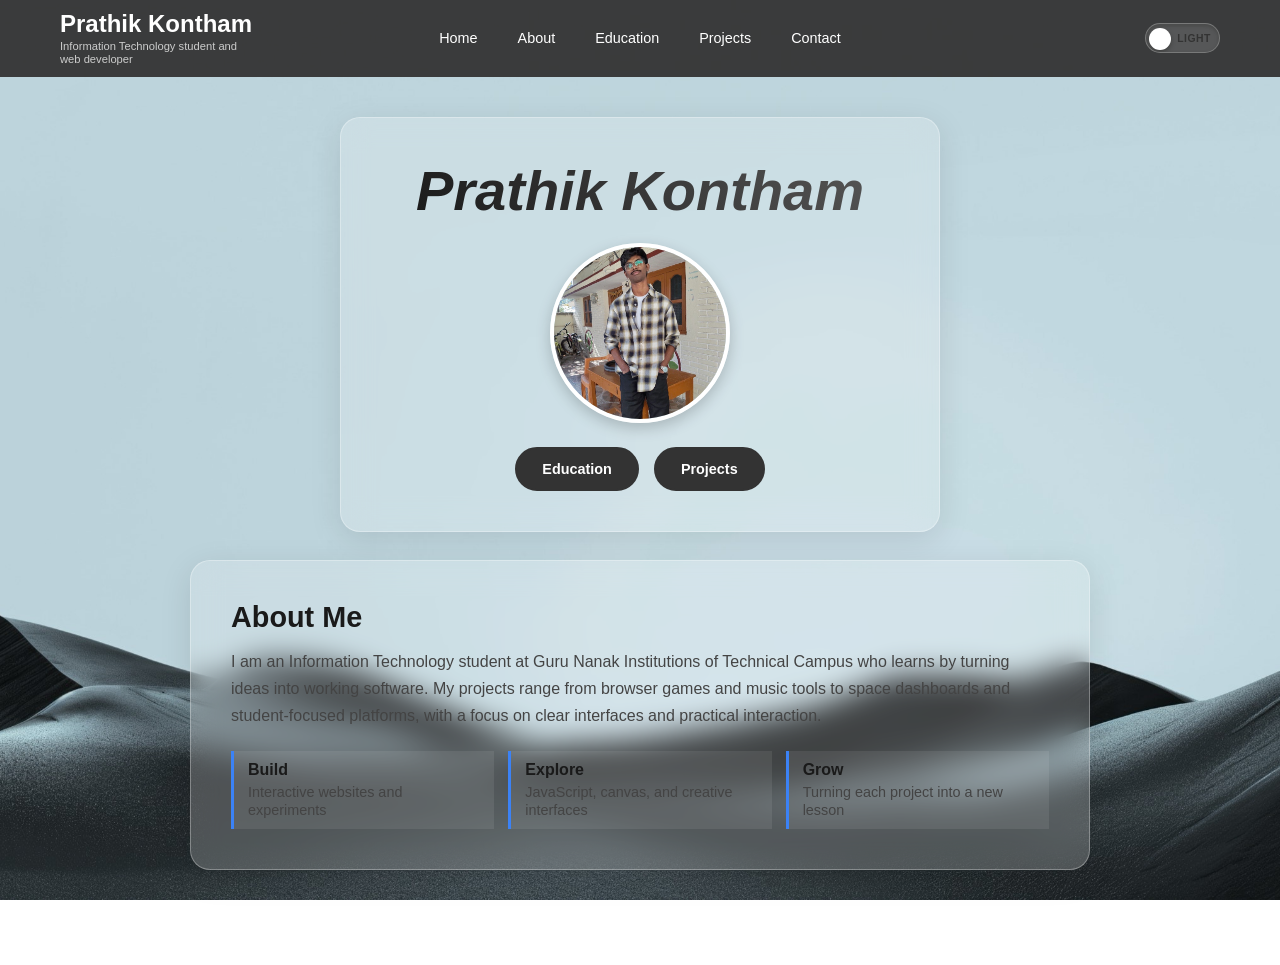
<file: index.html>
<!DOCTYPE html>
<html lang="en">

<head>
    <meta charset="UTF-8">
    <meta name="viewport" content="width=device-width, initial-scale=1.0">
    <meta name="description" content="Prathik Kontham is an Information Technology student building interactive web applications, games, and creative digital experiences.">
    <meta name="keywords" content="prathiks portfolio, kontham prathik, prathik konthams portfolio, prathik portfolio, software developer, web developer, portfolio">
    <meta name="author" content="Kontham Prathik">
    <meta property="og:title" content="Prathik Kontham | Personal Portfolio">
    <meta property="og:description" content="Prathik Kontham is an Information Technology student building interactive web applications, games, and creative digital experiences.">
    <meta property="og:url" content="https://portfolio.prathik.me/">
    <meta property="og:type" content="website">
    <title>Prathik Kontham | Portfolio</title>
    <link rel="stylesheet" href="theme.css">
    <style>
        /* Global Styles */
        * {
            margin: 0;
            padding: 0;
            box-sizing: border-box;
            font-family: 'Lucida Sans', 'Lucida Grande', sans-serif;
        }

        html,
        body {
            overflow-x: hidden;
            /* Prevent horizontal scrolling on mobile */
        }

        body {
            background-image: var(--bg-image);
            background-size: cover;
            background-attachment: fixed;
            background-position: center;
            color: var(--text-primary);
            min-height: 100vh;
            display: flex;
            flex-direction: column;
            overflow-x: hidden;
            /* Prevent horizontal scroll during animations */
        }

        /* --- Keyframe Animations --- */
        @keyframes fadeUp {
            0% {
                opacity: 0;
                transform: translateY(30px);
            }

            100% {
                opacity: 1;
                transform: translateY(0);
            }
        }

        @keyframes pulseGlow {
            0% {
                box-shadow: 0 0 10px rgba(59, 130, 246, 0.2);
            }

            50% {
                box-shadow: 0 0 20px rgba(59, 130, 246, 0.6);
            }

            100% {
                box-shadow: 0 0 10px rgba(59, 130, 246, 0.2);
            }
        }

        @keyframes float {
            0% {
                transform: translateY(0px);
            }

            50% {
                transform: translateY(-10px);
            }

            100% {
                transform: translateY(0px);
            }
        }

        .animate-up {
            opacity: 0;
            animation: fadeUp 0.8s cubic-bezier(0.16, 1, 0.3, 1) forwards;
        }

        /* Staggered animation delays */
        .delay-1 {
            animation-delay: 0.1s;
        }

        .delay-2 {
            animation-delay: 0.3s;
        }

        .delay-3 {
            animation-delay: 0.5s;
        }

        .delay-4 {
            animation-delay: 0.7s;
        }

        /* --- Navigation Styles --- */
        .my-custom-nav {
            background: var(--nav-bg);
            color: white;
            position: sticky;
            top: 0;
            width: 100%;
            z-index: 1000;
            padding: 10px 0;
        }

        .nav-container {
            display: flex;
            justify-content: space-between;
            align-items: center;
            max-width: 1200px;
            margin: 0 auto;
            padding: 0 20px;
            position: relative;
        }

        .logo-box {
            display: flex;
            flex-direction: column;
            z-index: 2;
        }

        .logo {
            font-size: 1.5rem;
            font-weight: bold;
        }

        .nav-tagline {
            font-size: 0.7rem;
            color: #ccc;
            margin-top: 2px;
            max-width: 200px;
            line-height: 1.2;
        }

        .nav-links {
            display: flex;
            list-style: none;
            position: absolute;
            left: 50%;
            transform: translateX(-50%);
        }

        .nav-links li a {
            color: white;
            text-decoration: none;
            padding: 10px 20px;
            transition: color 0.3s ease;
            font-size: 0.9rem;
            position: relative;
        }

        /* Animated Underline for Nav */
        .nav-links li a::after {
            content: '';
            position: absolute;
            width: 0;
            height: 2px;
            bottom: 5px;
            left: 50%;
            background-color: var(--accent);
            transition: all 0.3s ease;
            transform: translateX(-50%);
        }

        .nav-links li a:hover {
            color: var(--accent);
        }

        .nav-links li a:hover::after {
            width: calc(100% - 40px);
        }

        /* --- Main Content --- */
        .main-wrapper {
            flex: 1;
            display: flex;
            flex-direction: column;
            align-items: center;
            justify-content: center;
            padding: 40px 20px;
        }

        .glass-card {
            background: var(--card-bg);
            backdrop-filter: blur(15px);
            -webkit-backdrop-filter: blur(15px);
            border: 1px solid var(--card-border);
            padding: 40px;
            border-radius: 20px;
            text-align: center;
            box-shadow: 0 8px 32px var(--glass-shadow);
            max-width: 600px;
            width: 100%;
            transition: transform 0.4s ease, box-shadow 0.4s ease;
        }

        .glass-card:hover {
            transform: translateY(-5px);
            box-shadow: 0 15px 40px var(--glass-shadow-hover);
        }

        h1.main-name {
            font-style: italic;
            font-size: 3.5rem;
            margin-bottom: 20px;
            color: var(--heading-color);
            background: linear-gradient(45deg, var(--heading-color), #555);
            background-clip: text;
            /* standard property added */
            -webkit-background-clip: text;
            -webkit-text-fill-color: transparent;
            display: inline-block;
        }

        .rounded-corners {
            width: 180px;
            height: 180px;
            aspect-ratio: 1 / 1;
            max-width: 100%;
            border-radius: 50%;
            object-fit: cover;
            border: 4px solid white;
            margin-bottom: 20px;
            transition: transform 0.4s cubic-bezier(0.175, 0.885, 0.32, 1.275);
            animation: float 6s ease-in-out infinite;
            box-shadow: 0 5px 15px rgba(0, 0, 0, 0.2);
        }

        .rounded-corners:hover {
            transform: scale(1.1) rotate(5deg);
            animation-play-state: paused;
        }

        .about-card {
            max-width: 900px;
            margin-top: 28px;
            text-align: left;
        }

        .about-card h2 {
            margin-bottom: 14px;
            color: var(--heading-color);
            font-size: 1.8rem;
        }

        .about-card p {
            color: var(--text-secondary);
            line-height: 1.7;
            margin-bottom: 22px;
        }

        .about-focus {
            display: grid;
            grid-template-columns: repeat(3, 1fr);
            gap: 14px;
        }

        .about-focus-item {
            border-left: 3px solid var(--accent);
            padding: 10px 14px;
            background: rgba(255, 255, 255, 0.08);
        }

        .about-focus-item strong {
            display: block;
            color: var(--heading-color);
            margin-bottom: 4px;
        }

        .about-focus-item span {
            color: var(--text-secondary);
            font-size: 0.9rem;
        }

        /* --- Button Styles --- */
        .button-group {
            display: flex;
            gap: 15px;
            justify-content: center;
            flex-wrap: wrap;
        }

        .btn {
            text-decoration: none;
            background: var(--btn-bg);
            color: var(--btn-text);
            padding: 12px 25px;
            border-radius: 50px;
            font-size: 0.9rem;
            font-weight: bold;
            transition: all 0.3s cubic-bezier(0.25, 0.8, 0.25, 1);
            border: 2px solid var(--btn-bg);
            display: inline-block;
            touch-action: manipulation;
            /* Remove 300ms tap delay on mobile */
        }

        .btn:hover {
            background: transparent;
            color: var(--btn-text);
            transform: translateY(-3px);
            box-shadow: 0 10px 20px rgba(0, 0, 0, 0.1);
        }

        .btn:active {
            transform: translateY(-1px);
        }

        /* --- Footer --- */
        footer {
            padding: 20px;
            color: rgb(255, 255, 255);
            text-align: center;
            font-size: 0.8rem;
            font-weight: bold;
        }

        /* --- Mobile Responsiveness --- */
        .nav-toggle {
            display: none;
        }

        .nav-toggle-label {
            display: none;
            cursor: pointer;
        }

        @media screen and (max-width: 1024px) {
            .glass-card {
                padding: 30px;
            }

            h1.main-name {
                font-size: 2.5rem;
            }
        }

        @media screen and (max-width: 768px) {
            .logo-box {
                flex: 1;
            }

            .nav-toggle-label {
                display: block;
            }

            .nav-links {
                position: fixed;
                top: 70px;
                left: -100%;
                width: 100%;
                height: calc(100vh - 70px);
                background: var(--nav-bg);
                flex-direction: column;
                align-items: center;
                padding-top: 50px;
                transition: 0.4s;
                transform: none;
                gap: 30px;
                z-index: 999;
                overflow-y: auto;
            }

            .nav-links li a {
                font-size: 1.2rem;
                padding: 15px 30px;
            }

            .nav-toggle:checked~.nav-links {
                left: 0;
            }

            .nav-toggle-label span,
            .nav-toggle-label span::before,
            .nav-toggle-label span::after {
                display: block;
                background: white;
                height: 2px;
                width: 25px;
                position: relative;
                transition: transform 0.3s ease-in-out, background 0.3s ease-in-out, top 0.3s ease-in-out, bottom 0.3s ease-in-out;
            }

            .nav-toggle-label span::before {
                content: '';
                top: 8px;
            }

            .nav-toggle-label span::after {
                content: '';
                bottom: 10px;
            }

            .nav-toggle:checked ~ .nav-toggle-label span {
                background: transparent;
            }

            .nav-toggle:checked ~ .nav-toggle-label span::before {
                top: 0;
                transform: rotate(45deg);
            }

            .nav-toggle:checked ~ .nav-toggle-label span::after {
                bottom: 0;
                transform: rotate(-45deg);
            }

            .glass-card {
                padding: 20px;
            }

            h1.main-name {
                font-size: 2.2rem;
            }

            .rounded-corners {
                width: 140px;
                height: 140px;
                aspect-ratio: 1 / 1;
            }

            .about-focus {
                grid-template-columns: 1fr;
            }

            .about-card h2 {
                font-size: 1.5rem;
            }
        }

        @media screen and (max-width: 480px) {
            .nav-container {
                padding: 0 10px;
                flex-wrap: nowrap;
            }

            .logo-box {
                flex: 1;
            }

            .logo {
                font-size: 1.1rem;
            }

            .nav-tagline {
                display: none;
                /* Hide tagline on tiny screens to save space */
            }

            .theme-switch {
                margin-left: auto;
                margin-right: 15px;
                transform: scale(0.85);
                /* Slightly shrink toggle */
            }

            .glass-card {
                padding: 15px;
            }

            h1.main-name {
                font-size: 1.8rem;
            }

            .button-group {
                flex-direction: column;
                width: 100%;
            }

            .btn {
                width: 100%;
            }
        }
    </style>
</head>

<body>
    <nav class="my-custom-nav">
        <div class="nav-container">
            <div class="logo-box">
                <div class="logo">Prathik Kontham</div>
                <div class="nav-tagline">Information Technology student and web developer</div>
            </div>

            <input type="checkbox" id="nav-toggle" class="nav-toggle">

            <ul class="nav-links">
                <li><a href="./index.html">Home</a></li>
                <li><a href="#about">About</a></li>
                <li><a href="./Education.html">Education</a></li>
                <li><a href="./Projects.html">Projects</a></li>
                <li><a href="./Contact.html">Contact</a></li>
            </ul>

            <label class="theme-switch" title="Toggle Theme">
                <input type="checkbox" id="themeToggleCheckbox">
                <span class="slider round"></span>
            </label>

            <label for="nav-toggle" class="nav-toggle-label">
                <span></span>
            </label>
        </div>
    </nav>

    <div class="main-wrapper">
        <div class="glass-card animate-up">
            <h1 class="main-name animate-up delay-1">Prathik Kontham</h1>

            <div class="animate-up delay-2" style="display: inline-block;">
                <img class="rounded-corners" style="position: relative; z-index: 2;" src="prathik.jpeg?v=2"
                    alt="profile picture" width="180" height="180" decoding="async">
            </div>

            <div class="button-group animate-up delay-4">
                <a href="./Education.html" class="btn">Education</a>

                <a href="./Projects.html" class="btn">Projects</a>
            </div>
        </div>

        <section class="glass-card about-card animate-up delay-4" id="about" aria-labelledby="about-title">
            <h2 id="about-title">About Me</h2>
            <p>
                I am an Information Technology student at Guru Nanak Institutions of Technical Campus who learns by
                turning ideas into working software. My projects range from browser games and music tools to space
                dashboards and student-focused platforms, with a focus on clear interfaces and practical interaction.
            </p>
            <div class="about-focus">
                <div class="about-focus-item">
                    <strong>Build</strong>
                    <span>Interactive websites and experiments</span>
                </div>
                <div class="about-focus-item">
                    <strong>Explore</strong>
                    <span>JavaScript, canvas, and creative interfaces</span>
                </div>
                <div class="about-focus-item">
                    <strong>Grow</strong>
                    <span>Turning each project into a new lesson</span>
                </div>
            </div>
        </section>
    </div>

    <footer>&copy; <span class="current-year"></span> Prathik Kontham.</footer>

    <script src="scripts.js"></script>

</body>

</html>
</file>
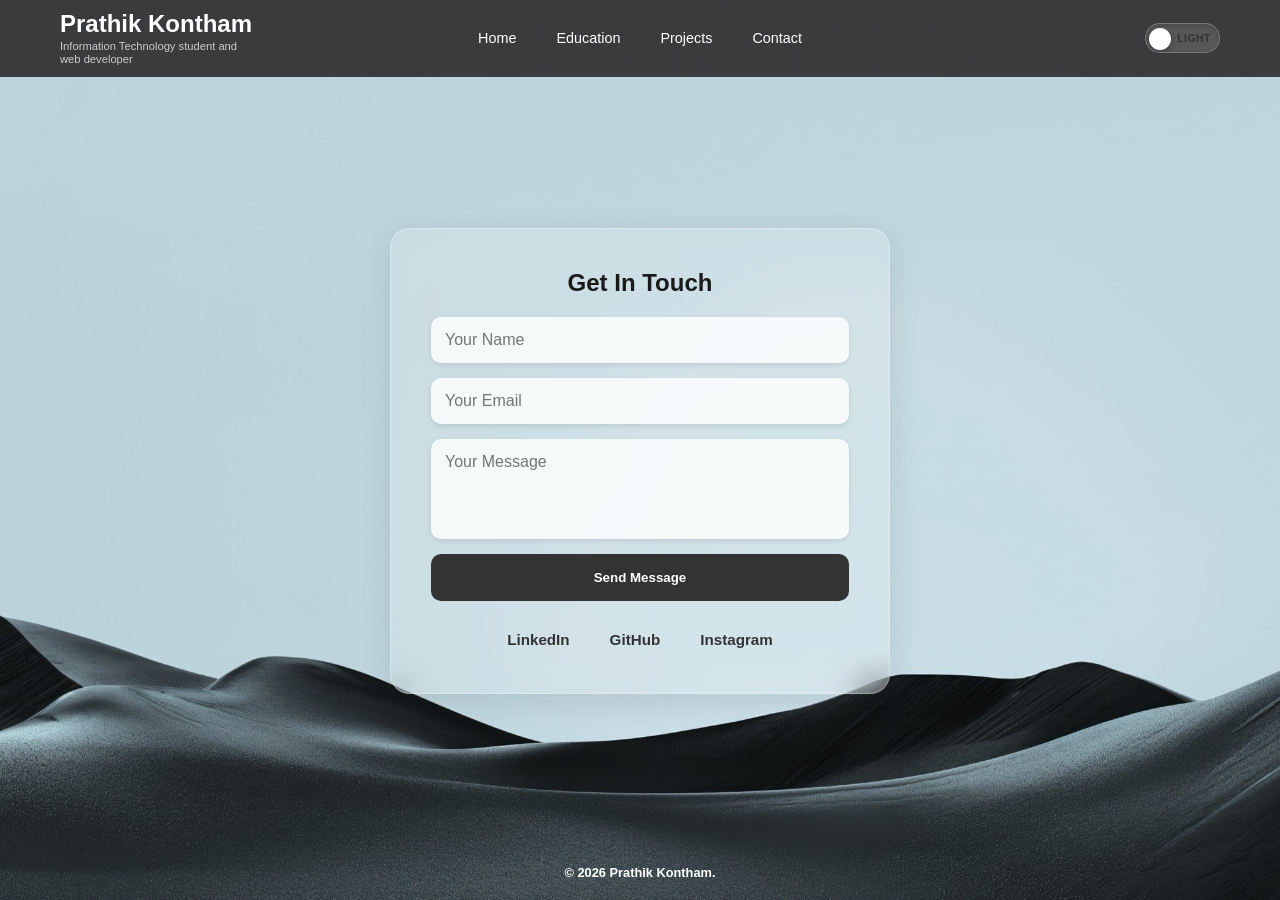
<file: Contact.html>
<!DOCTYPE html>
<html lang="en">

<head>
    <meta charset="UTF-8">
    <meta name="viewport" content="width=device-width, initial-scale=1.0">
    <meta name="description" content="Get in touch with Kontham Prathik. Contact details for prathiks portfolio, software developer.">
    <meta name="keywords" content="contact prathik kontham, kontham prathik contact, reach prathiks portfolio">
    <meta name="author" content="Kontham Prathik">
    <meta property="og:title" content="Contact | Prathik Kontham">
    <meta property="og:description" content="Get in touch with Kontham Prathik. Contact details for prathiks portfolio, software developer.">
    <meta property="og:url" content="https://portfolio.prathik.me/Contact.html">
    <meta property="og:type" content="website">
    <title>Contact | Prathik Kontham</title>
    <link rel="stylesheet" href="theme.css">
    <style>
        /* Global Styles & Nav - Matching Home Page */
        * {
            margin: 0;
            padding: 0;
            box-sizing: border-box;
            font-family: 'Lucida Sans', 'Lucida Grande', sans-serif;
        }

        html,
        body {
            overflow-x: hidden;
            /* Prevent horizontal scrolling on mobile */
        }

        body {
            background-image: var(--bg-image);
            background-size: cover;
            background-attachment: fixed;
            background-position: center;
            color: var(--text-primary);
            min-height: 100vh;
            display: flex;
            flex-direction: column;
        }

        /* Nav Animation Support */
        .nav-links li a {
            color: white;
            text-decoration: none;
            padding: 10px 20px;
            transition: color 0.3s ease;
            font-size: 0.9rem;
            position: relative;
        }

        .nav-links li a::after {
            content: '';
            position: absolute;
            width: 0;
            height: 2px;
            bottom: 5px;
            left: 50%;
            background-color: var(--accent);
            transition: all 0.3s ease;
            transform: translateX(-50%);
        }

        .nav-links li a:hover {
            color: var(--accent);
        }

        .nav-links li a:hover::after {
            width: calc(100% - 40px);
        }

        /* --- Navigation (Identical to Home) --- */
        .my-custom-nav {
            background: var(--nav-bg);
            color: white;
            position: sticky;
            top: 0;
            width: 100%;
            z-index: 1000;
            padding: 10px 0;
        }

        .nav-container {
            display: flex;
            justify-content: space-between;
            align-items: center;
            max-width: 1200px;
            margin: 0 auto;
            padding: 0 20px;
            position: relative;
        }

        .logo-box {
            display: flex;
            flex-direction: column;
            z-index: 2;
        }

        .logo {
            font-size: 1.5rem;
            font-weight: bold;
        }

        .nav-tagline {
            font-size: 0.7rem;
            color: #ccc;
            margin-top: 2px;
            max-width: 200px;
            line-height: 1.2;
        }

        .nav-links {
            display: flex;
            list-style: none;
            position: absolute;
            left: 50%;
            transform: translateX(-50%);
        }

        .nav-links li a {
            color: white;
            text-decoration: none;
            padding: 10px 20px;
            transition: 0.3s;
            font-size: 0.9rem;
        }

        .nav-links li a:hover {
            color: var(--accent);
        }

        /* Removed inline slideUp since theme.css scroll-observe handles it */

        .main-wrapper {
            flex: 1;
            display: flex;
            align-items: center;
            justify-content: center;
            padding: 40px 20px;
        }

        .glass-card {
            background: var(--card-bg);
            backdrop-filter: blur(15px);
            -webkit-backdrop-filter: blur(15px);
            border: 1px solid var(--card-border);
            padding: 40px;
            border-radius: 20px;
            box-shadow: 0 8px 32px var(--glass-shadow);
            max-width: 500px;
            width: 100%;
            text-align: center;
            transition: transform 0.4s ease, box-shadow 0.4s ease;
        }

        .glass-card:hover {
            transform: translateY(-5px);
            box-shadow: 0 15px 40px var(--glass-shadow-hover);
        }

        h2 {
            margin-bottom: 20px;
            color: var(--heading-color);
        }

        /* Form Styling */
        .contact-form {
            display: flex;
            flex-direction: column;
            gap: 15px;
        }

        input,
        textarea {
            padding: 12px;
            border-radius: 10px;
            border: 2px solid transparent;
            background: var(--input-bg);
            color: var(--text-primary);
            font-size: 1rem;
            transition: all 0.3s ease;
            box-shadow: 0 2px 5px var(--glass-shadow);
            outline: none;
            touch-action: manipulation;
        }

        input:focus,
        textarea:focus {
            background: var(--card-bg-hover);
            border-color: var(--accent);
            box-shadow: 0 4px 15px rgba(59, 130, 246, 0.2);
            transform: translateY(-2px);
        }

        textarea {
            resize: none;
            height: 100px;
        }

        .submit-btn {
            background: var(--btn-bg);
            color: var(--btn-text);
            padding: 14px;
            border: 2px solid var(--btn-bg);
            border-radius: 10px;
            font-weight: bold;
            cursor: pointer;
            transition: all 0.3s cubic-bezier(0.25, 0.8, 0.25, 1);
            touch-action: manipulation;
        }

        .submit-btn:hover {
            background: transparent;
            color: var(--btn-text);
            transform: translateY(-3px);
            box-shadow: 0 10px 20px var(--glass-shadow);
        }

        .submit-btn:active {
            transform: translateY(-1px);
        }

        .social-links {
            margin-top: 25px;
            display: flex;
            justify-content: center;
            gap: 20px;
        }

        .social-links a {
            text-decoration: none;
            color: var(--text-primary);
            font-weight: bold;
            font-size: 0.95rem;
            transition: all 0.3s ease;
            padding: 5px 10px;
            border-radius: 5px;
            touch-action: manipulation;
        }

        .social-links a:hover { color: var(--accent); }

        /* Mobile Menu Logic (Identical to Home) */
        .nav-toggle {
            display: none;
        }

        .nav-toggle-label {
            display: none;
            cursor: pointer;
        }

        @media screen and (max-width: 1024px) {
            .glass-card {
                padding: 30px;
            }
        }

        @media screen and (max-width: 768px) {
            .nav-toggle-label { display: block; }
            .nav-links {
                position: fixed;
                top: 70px;
                left: -100%;
                width: 100%;
                height: calc(100vh - 70px);
                background: var(--nav-bg);
                flex-direction: column;
                align-items: center;
                padding-top: 50px;
                transition: 0.4s;
                transform: none;
                gap: 30px;
                z-index: 999;
                overflow-y: auto;
            }

            .nav-links li a {
                font-size: 1.2rem;
                padding: 15px 30px;
            }

            .nav-toggle:checked~.nav-links {
                left: 0;
            }

            .nav-toggle-label span,
            .nav-toggle-label span::before,
            .nav-toggle-label span::after {
                display: block;
                background: white;
                height: 2px;
                width: 25px;
                position: relative;
                transition: transform 0.3s ease-in-out, background 0.3s ease-in-out, top 0.3s ease-in-out, bottom 0.3s ease-in-out;
            }
            .nav-toggle-label span::before { content: ''; top: 8px; }
            .nav-toggle-label span::after { content: ''; bottom: 10px; }

            .nav-toggle:checked ~ .nav-toggle-label span {
                background: transparent;
            }
            .nav-toggle:checked ~ .nav-toggle-label span::before {
                top: 0;
                transform: rotate(45deg);
            }
            .nav-toggle:checked ~ .nav-toggle-label span::after {
                bottom: 0;
                transform: rotate(-45deg);
            }
        }

        @media screen and (max-width: 480px) {
            .nav-container { padding: 0 10px; flex-wrap: nowrap; }
            .logo-box { flex: 1; }
            .logo { font-size: 1.1rem; }
            .nav-tagline { display: none; }
            .glass-card { padding: 25px 15px; }
            .paper-plane-svg { width: 50px; height: 50px; }
            .theme-switch {
                margin-left: auto;
                margin-right: 15px;
                transform: scale(0.85);
            }
        }

        footer {
            padding: 20px;
            color: rgb(255, 255, 255);
            text-align: center;
            font-size: 0.8rem;
            font-weight: bold;
        }

        /* Paper Plane Animation */
        .paper-plane-container {
            position: fixed;
            z-index: 999;
            pointer-events: none;
            opacity: 0;
        }

        .paper-plane-svg {
            width: 80px;
            height: 80px;
            fill: white;
            filter: drop-shadow(0 0 15px rgba(255, 255, 255, 0.8)) drop-shadow(0 0 30px rgba(255, 255, 255, 0.5));
        }

        @keyframes paperPlaneFlying {
            0% {
                transform: translate(0, 0) rotate(-15deg) scale(1);
                opacity: 1;
            }
            100% {
                transform: translate(calc(100vw - 100px), calc(-100vh + 100px)) rotate(20deg) scale(0);
                opacity: 0;
            }
        }

        .paper-plane-svg.flying {
            animation: paperPlaneFlying 1.5s ease-in forwards !important;
        }
    </style>
</head>

<body>
    <nav class="my-custom-nav">
        <div class="nav-container">
            <div class="logo-box">
                <div class="logo">Prathik Kontham</div>
                <div class="nav-tagline">Information Technology student and web developer</div>
            </div>

            <input type="checkbox" id="nav-toggle" class="nav-toggle">

            <ul class="nav-links">
                <li><a href="index.html">Home</a></li>
                <li><a href="Education.html">Education</a></li>
                <li><a href="Projects.html">Projects</a></li>
                <li><a href="Contact.html">Contact</a></li>
            </ul>

            <label class="theme-switch" title="Toggle Theme">
                <input type="checkbox" id="themeToggleCheckbox">
                <span class="slider round"></span>
            </label>

            <label for="nav-toggle" class="nav-toggle-label">
                <span></span>
            </label>
        </div>
    </nav>

    <div class="main-wrapper">
        <div class="glass-card scroll-observe">
            <h2>Get In Touch</h2>
           <form id="contact-form" action="https://formspree.io/f/mdaldzzl" method="POST" class="contact-form">
    
    <input type="text" name="name" placeholder="Your Name" required>
    
    <input type="email" name="email" placeholder="Your Email" required>
    
    <textarea name="message" placeholder="Your Message" required></textarea>
    
    <button type="submit" class="submit-btn">Send Message</button>

                <p id="status-message" style="display: none; font-weight: bold; margin-top: 10px;"></p>
            </form>

            <div class="social-links">
                <a href="https://www.linkedin.com/in/prathik-kontham-b221b2330/">LinkedIn</a>
                <a href="https://github.com/Prath1k">GitHub</a>
                <a href="https://www.instagram.com/_prth.x_/">Instagram</a>
            </div>
        </div>
    </div>

    <!-- Paper Plane Animation -->
    <div class="paper-plane-container" id="paperPlaneContainer">
        <svg class="paper-plane-svg" viewBox="0 0 24 24">
            <path d="M2,21L23,12L2,3V10L17,12L2,14V21Z" />
        </svg>
    </div>

    <script>
    const form = document.getElementById("contact-form");
    
    async function handleSubmit(event) {
        event.preventDefault(); // Stops the page from reloading
        const status = document.getElementById("status-message");
        const data = new FormData(event.target);
        
        try {
            const response = await fetch(event.target.action, {
                method: form.method,
                body: data,
                headers: {
                    'Accept': 'application/json'
                }
            });
            
            if (response.ok) {
                status.textContent = "Thanks for your submission!";
                status.style.display = 'block';
                status.style.color = 'green';
                form.reset(); // Clears the form inputs
                
                // Get the send button position
                const submitBtn = event.target.querySelector('.submit-btn');
                const btnRect = submitBtn.getBoundingClientRect();
                
                // Position paper plane at button location
                const paperPlaneContainer = document.getElementById('paperPlaneContainer');
                const paperPlane = document.querySelector('.paper-plane-svg');
                
                // Reset animation class for multiple submissions
                paperPlane.classList.remove('flying');
                void paperPlane.offsetWidth; // Trigger reflow to restart animation
                
                paperPlaneContainer.style.left = btnRect.left + 'px';
                paperPlaneContainer.style.top = btnRect.top + 'px';
                paperPlaneContainer.style.opacity = '1';
                
                // Trigger flying animation
                paperPlane.classList.add('flying');
                
                // Hide it again after animation
                setTimeout(() => {
                    paperPlaneContainer.style.opacity = '0';
                }, 1500);
            } else {
                const responseData = await response.json();
                if (Object.prototype.hasOwnProperty.call(responseData, 'errors')) {
                    status.textContent = responseData["errors"].map(error => error["message"]).join(", ");
                } else {
                    status.textContent = "Oops! There was a problem submitting your form";
                }
                status.style.display = 'block';
                status.style.color = 'red';
            }
        } catch (error) {
            status.textContent = "Oops! There was a problem submitting your form";
            status.style.display = 'block';
            status.style.color = 'red';
        }
    }
    
    form.addEventListener("submit", handleSubmit);
</script>
    <footer>&copy; <span class="current-year"></span> Prathik Kontham.</footer>

    <script src="scripts.js"></script>
</body>

</html>
</file>
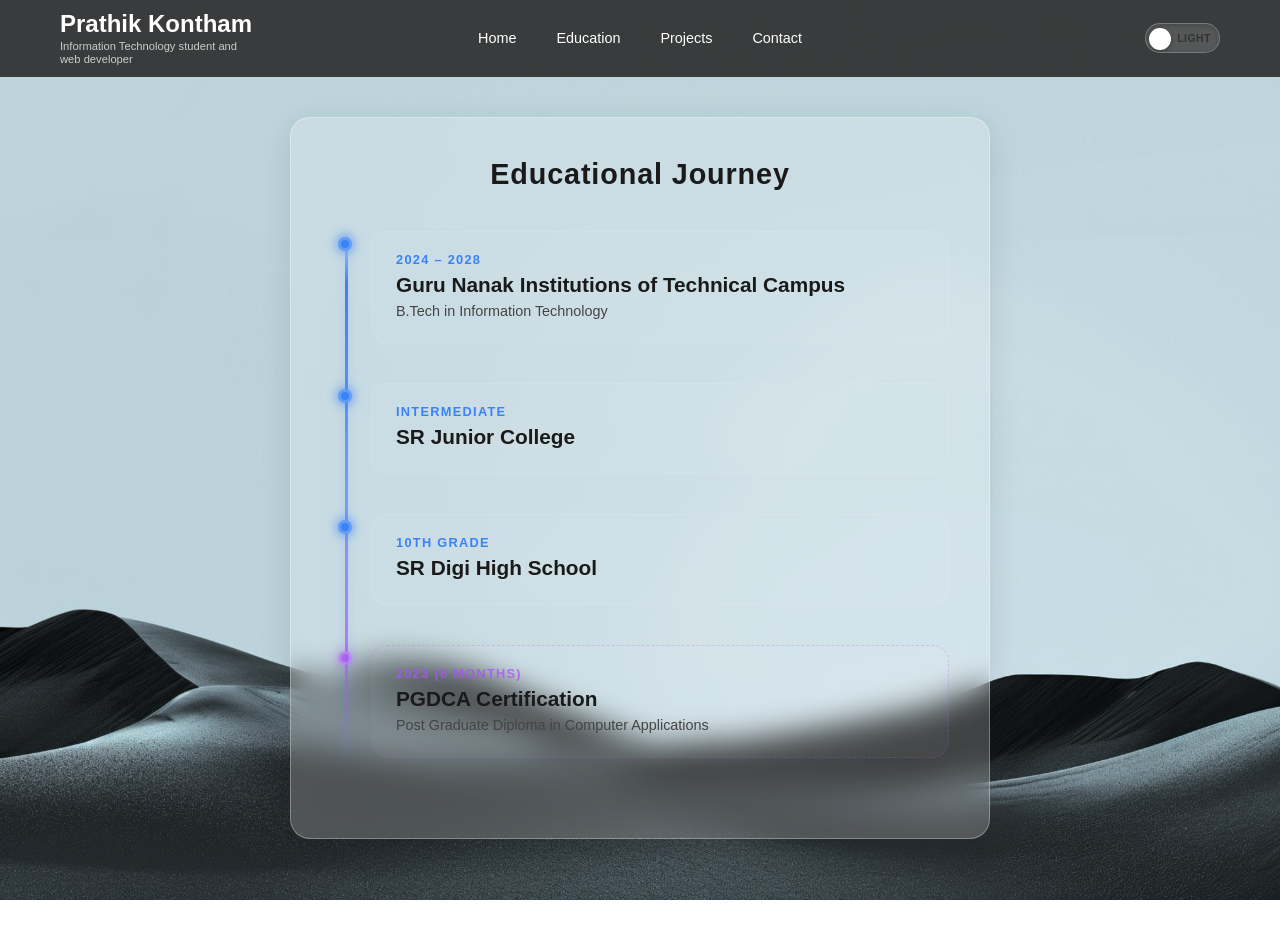
<file: Education.html>
<!DOCTYPE html>
<html lang="en">

<head>
    <meta charset="UTF-8">
    <meta name="viewport" content="width=device-width, initial-scale=1.0">
    <meta name="description" content="Educational background of Kontham Prathik. See my qualifications and academic journey.">
    <meta name="keywords" content="prathik kontham education, kontham prathik study, prathiks portfolio education">
    <meta name="author" content="Kontham Prathik">
    <meta property="og:title" content="Education | Prathik Kontham">
    <meta property="og:description" content="Educational background of Kontham Prathik. See my qualifications and academic journey.">
    <meta property="og:url" content="https://portfolio.prathik.me/Education.html">
    <meta property="og:type" content="website">
    <title>Education | Prathik Kontham</title>
    <link rel="stylesheet" href="theme.css">
    <style>
        /* Global Styles & Nav  */
        * {
            margin: 0;
            padding: 0;
            box-sizing: border-box;
            font-family: 'Lucida Sans', sans-serif;
        }

        html,
        body {
            overflow-x: hidden;
            /* Prevent horizontal scrolling on mobile */
        }

        body {
            background-image: var(--bg-image);
            background-size: cover;
            background-attachment: fixed;
            color: var(--text-primary);
            min-height: 100vh;
            display: flex;
            flex-direction: column;
        }

        .my-custom-nav {
            background: var(--nav-bg);
            color: white;
            position: sticky;
            top: 0;
            z-index: 1000;
            padding: 10px 0;
        }

        .nav-container {
            display: flex;
            justify-content: space-between;
            align-items: center;
            max-width: 1200px;
            margin: 0 auto;
            padding: 0 20px;
            position: relative;
        }

        .logo-box {
            display: flex;
            flex-direction: column;
            z-index: 2;
        }

        .logo {
            font-size: 1.5rem;
            font-weight: bold;
        }

        .nav-tagline {
            font-size: 0.7rem;
            color: #ccc;
            margin-top: 2px;
            max-width: 200px;
            line-height: 1.2;
        }

        .nav-links {
            display: flex;
            list-style: none;
            position: absolute;
            left: 50%;
            transform: translateX(-50%);
        }

        .nav-links li a {
            color: white;
            text-decoration: none;
            padding: 10px 20px;
            transition: all 0.3s ease;
            font-size: 0.9rem;
            position: relative;
        }

        .nav-links li a::after {
            content: '';
            position: absolute;
            width: 0;
            height: 2px;
            bottom: 5px;
            left: 50%;
            background-color: var(--accent);
            transition: all 0.3s ease;
            transform: translateX(-50%);
        }

        .nav-links li a:hover {
            color: var(--accent);
        }

        .nav-links li a:hover::after {
            width: calc(100% - 40px);
        }

        /* Education Timeline */
        .main-wrapper {
            flex: 1;
            padding: 40px 20px;
            display: flex;
            justify-content: center;
            align-items: flex-start;
        }

        .glass-card {
            background: var(--card-bg);
            backdrop-filter: blur(15px);
            -webkit-backdrop-filter: blur(15px);
            border: 1px solid var(--card-border);
            padding: 40px;
            border-radius: 20px;
            box-shadow: 0 8px 32px var(--glass-shadow);
            max-width: 700px;
            width: 100%;
        }

        .timeline-heading {
            text-align: center;
            margin-bottom: 40px;
            color: var(--heading-color);
            font-size: 1.8rem;
            letter-spacing: 0.03em;
        }

        .timeline {
            position: relative;
            padding-left: 40px;
        }

        /* Glowing vertical connector line */
        .timeline::before {
            content: '';
            position: absolute;
            left: 14px;
            top: 0;
            bottom: 0;
            width: 3px;
            background: linear-gradient(
                to bottom,
                transparent 0%,
                var(--accent) 10%,
                rgba(79, 134, 247, 0.7) 50%,
                rgba(168, 85, 247, 0.7) 80%,
                transparent 100%
            );
            border-radius: 3px;
            box-shadow: 0 0 10px rgba(79, 134, 247, 0.3);
        }

        .timeline-node {
            position: relative;
            margin-bottom: 40px;
            opacity: 0;
            transform: translateX(-20px);
            animation: timeline-fadeIn 0.7s ease forwards;
        }

        .timeline-node:nth-child(1) { animation-delay: 0.2s; }
        .timeline-node:nth-child(2) { animation-delay: 0.4s; }
        .timeline-node:nth-child(3) { animation-delay: 0.6s; }
        .timeline-node:nth-child(4) { animation-delay: 0.8s; }

        @keyframes timeline-fadeIn {
            to {
                opacity: 1;
                transform: translateX(0);
            }
        }

        /* Pulsing dot on timeline */
        .timeline-dot {
            position: absolute;
            left: -33px;
            top: 6px;
            width: 14px;
            height: 14px;
            border-radius: 50%;
            background: var(--accent);
            border: 3px solid rgba(255, 255, 255, 0.2);
            box-shadow: 0 0 12px var(--accent), 0 0 25px rgba(79, 134, 247, 0.2);
            z-index: 2;
        }

        .timeline-dot::after {
            content: '';
            position: absolute;
            inset: -5px;
            border-radius: 50%;
            border: 2px solid var(--accent);
            opacity: 0;
            animation: dot-ping 2s ease-out infinite;
        }

        @keyframes dot-ping {
            0% { transform: scale(1); opacity: 0.6; }
            100% { transform: scale(2.5); opacity: 0; }
        }

        /* Card for each education entry */
        .timeline-card {
            background: rgba(255, 255, 255, 0.03);
            border: 1px solid rgba(255, 255, 255, 0.08);
            border-radius: 16px;
            padding: 20px 24px;
            transition: all 0.35s ease;
            cursor: pointer;
            position: relative;
            overflow: hidden;
        }

        .timeline-card::before {
            content: '';
            position: absolute;
            inset: 0;
            border-radius: 16px;
            background: linear-gradient(135deg, rgba(79, 134, 247, 0.05), rgba(168, 85, 247, 0.05));
            opacity: 0;
            transition: opacity 0.35s ease;
        }

        .timeline-card:hover {
            transform: translateX(8px);
            border-color: rgba(79, 134, 247, 0.25);
            box-shadow: 0 8px 30px rgba(79, 134, 247, 0.1);
        }

        .timeline-card:hover::before {
            opacity: 1;
        }

        .timeline-year {
            font-weight: 700;
            color: var(--accent);
            font-size: 0.8rem;
            letter-spacing: 0.1em;
            text-transform: uppercase;
            margin-bottom: 6px;
            position: relative;
        }

        .timeline-title {
            font-size: 1.3rem;
            margin-bottom: 4px;
            color: var(--heading-color);
            font-weight: 600;
            position: relative;
        }

        .timeline-desc {
            font-size: 0.9rem;
            color: var(--text-secondary);
            line-height: 1.5;
            position: relative;
        }

        /* Certification node with special dashed border */
        .timeline-node.certification .timeline-dot {
            background: rgba(168, 85, 247, 0.8);
            box-shadow: 0 0 12px rgba(168, 85, 247, 0.5), 0 0 25px rgba(168, 85, 247, 0.15);
        }

        .timeline-node.certification .timeline-dot::after {
            border-color: rgba(168, 85, 247, 0.5);
        }

        .timeline-node.certification .timeline-card {
            border-style: dashed;
            border-color: rgba(168, 85, 247, 0.25);
        }

        .timeline-node.certification .timeline-year {
            color: rgba(168, 85, 247, 0.8);
        }

        /* Mobile Menu */
        .nav-toggle {
            display: none;
        }

        .nav-toggle-label {
            display: none;
            cursor: pointer;
        }

        @media screen and (max-width: 1024px) {
            .glass-card {
                padding: 30px;
            }
        }

        @media screen and (max-width: 768px) {
            .logo-box {
                flex: 1;
            }

            .nav-toggle-label {
                display: block;
            }

            .nav-links {
                position: fixed;
                top: 70px;
                left: -100%;
                width: 100%;
                height: calc(100vh - 70px);
                background: var(--nav-bg);
                flex-direction: column;
                align-items: center;
                padding-top: 50px;
                transition: 0.4s;
                transform: none;
                gap: 30px;
                z-index: 999;
                overflow-y: auto;
            }

            .nav-links li a {
                font-size: 1.2rem;
                padding: 15px 30px;
            }

            .nav-toggle:checked~.nav-links {
                left: 0;
            }

            .nav-toggle-label span,
            .nav-toggle-label span::before,
            .nav-toggle-label span::after {
                display: block;
                background: white;
                height: 2px;
                width: 25px;
                position: relative;
                transition: transform 0.3s ease-in-out, background 0.3s ease-in-out, top 0.3s ease-in-out, bottom 0.3s ease-in-out;
            }

            .nav-toggle-label span::before {
                content: '';
                top: 8px;
            }

            .nav-toggle-label span::after {
                content: '';
                bottom: 10px;
            }

            .nav-toggle:checked ~ .nav-toggle-label span {
                background: transparent;
            }

            .nav-toggle:checked ~ .nav-toggle-label span::before {
                top: 0;
                transform: rotate(45deg);
            }

            .nav-toggle:checked ~ .nav-toggle-label span::after {
                bottom: 0;
                transform: rotate(-45deg);
            }

            .glass-card {
                padding: 20px;
            }

            .timeline { padding-left: 35px; }
            .timeline::before { left: 12px; }
            .timeline-dot { left: -30px; width: 12px; height: 12px; }

            .timeline-title {
                font-size: 1.1rem;
            }

            .timeline-card {
                padding: 16px 18px;
            }
        }

        @media screen and (max-width: 480px) {
            .nav-container {
                padding: 0 10px;
                flex-wrap: nowrap;
            }

            .logo-box {
                flex: 1;
            }

            .logo {
                font-size: 1.1rem;
            }

            .nav-tagline {
                display: none;
                /* Hide tagline on tiny screens to save space */
            }

            .theme-switch {
                margin-left: auto;
                margin-right: 15px;
                transform: scale(0.85);
                /* Slightly shrink toggle */
            }

            .glass-card {
                padding: 15px;
            }

            .timeline-heading { font-size: 1.4rem; margin-bottom: 28px; }
            .timeline { padding-left: 28px; }
            .timeline::before { left: 10px; }
            .timeline-dot { left: -24px; width: 10px; height: 10px; }

            .timeline-title {
                font-size: 1rem;
            }

            .timeline-node {
                margin-bottom: 25px;
            }

            .timeline-card {
                padding: 14px 16px;
            }
        }

        footer {
            padding: 20px;
            color: rgb(255, 255, 255);
            text-align: center;
            font-size: 0.8rem;
            font-weight: bold;
        }
    </style>
</head>

<body>
    <nav class="my-custom-nav">
        <div class="nav-container">
            <div class="logo-box">
                <div class="logo">Prathik Kontham</div>
                <div class="nav-tagline">Information Technology student and web developer</div>
            </div>

            <input type="checkbox" id="nav-toggle" class="nav-toggle">

            <ul class="nav-links">
                <li><a href="./index.html">Home</a></li>
                <li><a href="./Education.html">Education</a></li>
                <li><a href="./Projects.html">Projects</a></li>
                <li><a href="./Contact.html">Contact</a></li>
            </ul>

            <label class="theme-switch" title="Toggle Theme">
                <input type="checkbox" id="themeToggleCheckbox">
                <span class="slider round"></span>
            </label>

            <label for="nav-toggle" class="nav-toggle-label">
                <span></span>
            </label>
        </div>
    </nav>

    <div class="main-wrapper">
        <div class="glass-card">
            <h2 class="timeline-heading">Educational Journey</h2>

            <div class="timeline">
                <div class="timeline-node">
                    <div class="timeline-dot"></div>
                    <div class="timeline-card">
                        <p class="timeline-year">2024 – 2028</p>
                        <h3 class="timeline-title">Guru Nanak Institutions of Technical Campus</h3>
                        <p class="timeline-desc">B.Tech in Information Technology</p>
                    </div>
                </div>

                <div class="timeline-node">
                    <div class="timeline-dot"></div>
                    <div class="timeline-card">
                        <p class="timeline-year">Intermediate</p>
                        <h3 class="timeline-title">SR Junior College</h3>
                    </div>
                </div>

                <div class="timeline-node">
                    <div class="timeline-dot"></div>
                    <div class="timeline-card">
                        <p class="timeline-year">10th Grade</p>
                        <h3 class="timeline-title">SR Digi High School</h3>
                    </div>
                </div>

                <div class="timeline-node certification">
                    <div class="timeline-dot"></div>
                    <div class="timeline-card">
                        <p class="timeline-year">2023 (6 Months)</p>
                        <h3 class="timeline-title">PGDCA Certification</h3>
                        <p class="timeline-desc">Post Graduate Diploma in Computer Applications</p>
                    </div>
                </div>
            </div>
        </div>
    </div>
    <footer>&copy; <span class="current-year"></span> Prathik Kontham.</footer>

    <script src="scripts.js"></script>
</body>

</html>
</file>
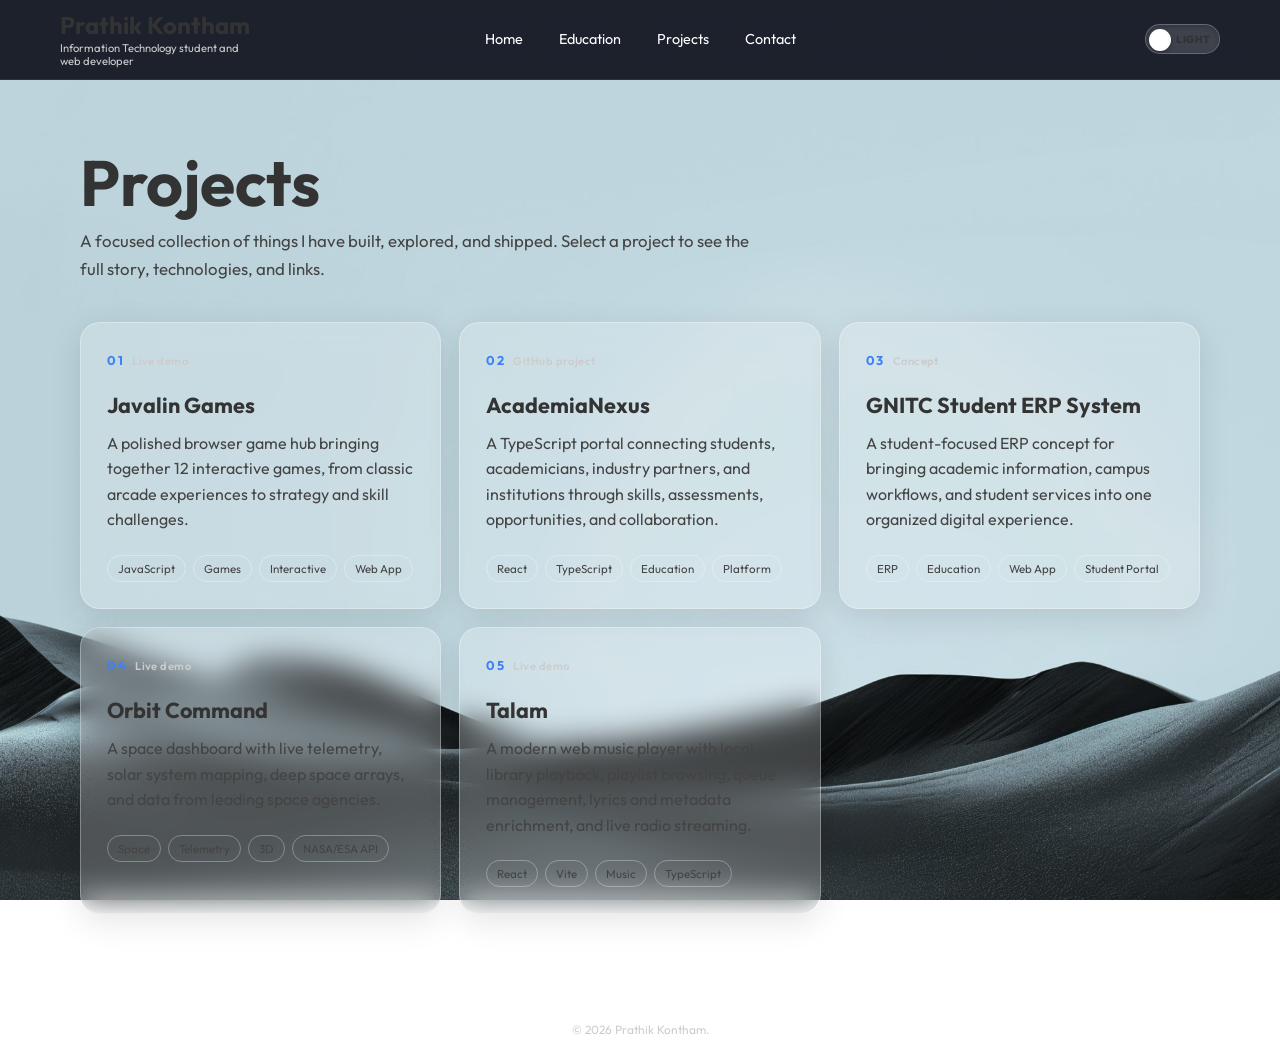
<file: Projects.html>
<!DOCTYPE html>
<html lang="en">

<head>
    <meta charset="UTF-8">
    <meta name="viewport" content="width=device-width, initial-scale=1.0">
    <meta name="description" content="Projects by Prathik Kontham. Explore web apps, games, student platforms, and creative experiments.">
    <meta name="keywords" content="prathik kontham projects, web developer portfolio, javascript projects, react projects">
    <meta name="author" content="Kontham Prathik">
    <meta property="og:title" content="Projects | Prathik Kontham">
    <meta property="og:description" content="Explore projects by Prathik Kontham.">
    <meta property="og:url" content="https://portfolio.prathik.me/Projects.html">
    <meta property="og:type" content="website">
    <title>Projects | Prathik Kontham</title>
    <link rel="stylesheet" href="theme.css">
    <link href="https://fonts.googleapis.com/css2?family=Outfit:wght@300;400;600;700&display=swap" rel="stylesheet">
    <style>
        * { box-sizing: border-box; font-family: 'Outfit', 'Lucida Sans', sans-serif; }
        html, body { margin: 0; min-height: 100%; color: var(--text-primary); }
        body { overflow-x: hidden; background-image: var(--bg-image); background-size: cover; background-attachment: fixed; background-position: center; }
        .my-custom-nav { position: sticky; top: 0; z-index: 10; padding: 10px 0; background: rgba(2, 4, 16, 0.86); backdrop-filter: blur(12px); -webkit-backdrop-filter: blur(12px); border-bottom: 1px solid rgba(255,255,255,0.08); }
        .nav-container { position: relative; display: flex; align-items: center; justify-content: space-between; max-width: 1200px; margin: 0 auto; padding: 0 20px; }
        .logo-box { display: flex; flex-direction: column; z-index: 2; }
        .logo { font-size: 1.5rem; font-weight: 700; }
        .nav-tagline { max-width: 200px; margin-top: 2px; color: #ccc; font-size: 0.7rem; line-height: 1.2; }
        .nav-links { position: absolute; left: 50%; display: flex; gap: 4px; margin: 0; padding: 0; list-style: none; transform: translateX(-50%); }
        .nav-links a { position: relative; display: block; padding: 10px 16px; color: white; font-size: 0.9rem; text-decoration: none; }
        .nav-links a::after { position: absolute; right: 16px; bottom: 5px; left: 16px; height: 2px; background: var(--accent); content: ''; transform: scaleX(0); transition: transform 0.25s ease; }
        .nav-links a:hover::after { transform: scaleX(1); }
        .nav-toggle, .nav-toggle-label { display: none; }
        .projects-shell { width: min(1120px, calc(100% - 40px)); margin: 0 auto; padding: 72px 0 90px; }
        .projects-heading { max-width: 680px; margin-bottom: 38px; }
        .projects-heading h1 { margin: 0 0 12px; font-size: clamp(2.3rem, 5vw, 4.5rem); line-height: 0.98; }
        .projects-heading p { margin: 0; color: var(--text-secondary); font-size: 1.05rem; line-height: 1.7; }
        .project-grid { display: grid; grid-template-columns: repeat(3, minmax(0, 1fr)); gap: 18px; }
        .project-card { min-height: 250px; padding: 26px; border: 1px solid var(--card-border); border-radius: 20px; background: var(--card-bg); backdrop-filter: blur(15px); -webkit-backdrop-filter: blur(15px); box-shadow: 0 8px 32px var(--glass-shadow); cursor: pointer; transition: border-color 0.25s ease, transform 0.25s ease, box-shadow 0.25s ease, background 0.25s ease; }
        .project-card:hover, .project-card:focus-visible { border-color: var(--accent); outline: none; transform: translateY(-5px); background: var(--card-bg-hover); box-shadow: 0 15px 40px var(--glass-shadow-hover); }
        .project-number { color: var(--accent); font-size: 0.8rem; font-weight: 700; letter-spacing: 0.12em; }
        .project-status { display: inline-block; margin-left: 8px; color: var(--text-muted); font-size: 0.7rem; font-weight: 600; letter-spacing: 0.04em; }
        .project-card h2 { margin: 22px 0 12px; font-size: 1.35rem; }
        .project-card p { margin: 0; color: var(--text-secondary); line-height: 1.6; }
        .project-tags, .modal-tags { display: flex; flex-wrap: wrap; gap: 7px; }
        .project-tags { margin-top: 22px; }
        .project-tag, .modal-tag { padding: 5px 10px; border: 1px solid var(--card-border); border-radius: 999px; color: var(--text-secondary); font-size: 0.72rem; }
        .project-modal-overlay { position: fixed; inset: 0; z-index: 20; display: flex; align-items: center; justify-content: center; padding: 20px; background: rgba(0,0,0,0.72); opacity: 0; pointer-events: none; transition: opacity 0.25s ease; }
        .project-modal-overlay.active { opacity: 1; pointer-events: auto; }
        .project-modal { position: relative; width: min(680px, 100%); max-height: min(760px, calc(100vh - 40px)); overflow-y: auto; padding: 36px; border: 1px solid var(--card-border); border-radius: 20px; background: rgba(255, 255, 255, 0.9); backdrop-filter: blur(15px); -webkit-backdrop-filter: blur(15px); box-shadow: 0 25px 80px rgba(0,0,0,0.45); transform: translateY(18px) scale(0.98); transition: transform 0.25s ease; }
        [data-theme="dark"] .project-modal { background: rgba(24, 24, 30, 0.94); }
        .project-modal-overlay.active .project-modal { transform: translateY(0) scale(1); }
        .modal-close { position: absolute; top: 16px; right: 18px; border: 0; background: transparent; color: var(--text-secondary); font-size: 1.5rem; cursor: pointer; }
        .project-modal h2 { margin: 0 36px 14px 0; font-size: 2rem; }
        .modal-summary { margin: 0 0 22px; color: var(--text-secondary); font-size: 1.05rem; line-height: 1.7; }
        .modal-details { margin: 24px 0; color: var(--text-secondary); line-height: 1.75; }
        .modal-actions { display: flex; flex-wrap: wrap; gap: 10px; margin-top: 26px; }
        .modal-btn { display: inline-block; padding: 11px 18px; border-radius: 999px; font-size: 0.9rem; font-weight: 600; text-decoration: none; cursor: pointer; }
        .modal-btn-primary { border: 1px solid white; background: white; color: #020410; }
        .modal-btn-secondary { border: 1px solid var(--text-secondary); background: transparent; color: var(--text-primary); }
        footer { padding: 18px; color: var(--text-muted); text-align: center; font-size: 0.75rem; }
        @media screen and (max-width: 768px) {
            .nav-toggle-label { display: block; cursor: pointer; }
            .nav-links { position: fixed; top: 70px; left: -100%; width: 100%; height: calc(100vh - 70px); flex-direction: column; align-items: center; padding-top: 50px; background: rgba(2,4,20,0.98); transform: none; transition: left 0.3s ease; }
            .nav-toggle:checked ~ .nav-links { left: 0; }
            .nav-toggle-label span, .nav-toggle-label span::before, .nav-toggle-label span::after { display: block; position: relative; width: 25px; height: 2px; background: white; }
            .nav-toggle-label span::before, .nav-toggle-label span::after { position: absolute; content: ''; }
            .nav-toggle-label span::before { top: -7px; }
            .nav-toggle-label span::after { top: 7px; }
            .project-grid { grid-template-columns: repeat(2, minmax(0, 1fr)); }
        }
        @media screen and (max-width: 520px) {
            .nav-container { padding: 0 10px; }
            .nav-tagline { display: none; }
            .projects-shell { width: min(100% - 28px, 440px); padding-top: 48px; }
            .project-grid { grid-template-columns: 1fr; }
            .project-modal { padding: 28px 22px; }
        }
    </style>
</head>

<body>
    <nav class="my-custom-nav">
        <div class="nav-container">
            <div class="logo-box"><div class="logo">Prathik Kontham</div><div class="nav-tagline">Information Technology student and web developer</div></div>
            <input type="checkbox" id="nav-toggle" class="nav-toggle">
            <ul class="nav-links">
                <li><a href="./index.html">Home</a></li>
                <li><a href="./Education.html">Education</a></li>
                <li><a href="./Projects.html">Projects</a></li>
                <li><a href="./Contact.html">Contact</a></li>
            </ul>
            <label class="theme-switch" title="Toggle Theme"><input type="checkbox" id="themeToggleCheckbox"><span class="slider round"></span></label>
            <label for="nav-toggle" class="nav-toggle-label"><span></span></label>
        </div>
    </nav>

    <main class="projects-shell">
        <header class="projects-heading">
            <h1>Projects</h1>
            <p>A focused collection of things I have built, explored, and shipped. Select a project to see the full story, technologies, and links.</p>
        </header>
        <section class="project-grid" id="projectGrid" aria-label="Project list"></section>
    </main>

    <div class="project-modal-overlay" id="modalOverlay" aria-hidden="true">
        <article class="project-modal" role="dialog" aria-modal="true" aria-labelledby="modalTitle">
            <button class="modal-close" id="modalClose" type="button" aria-label="Close project details">&times;</button>
            <h2 id="modalTitle"></h2>
            <p class="modal-summary" id="modalSummary"></p>
            <div class="modal-tags" id="modalTags"></div>
            <p class="modal-details" id="modalDetails"></p>
            <div class="modal-actions">
                <a id="modalLink" href="#" target="_blank" rel="noopener noreferrer" class="modal-btn modal-btn-primary">Open Project</a>
                <a id="modalRepo" href="#" target="_blank" rel="noopener noreferrer" class="modal-btn modal-btn-secondary">View GitHub</a>
            </div>
        </article>
    </div>

    <footer>&copy; <span class="current-year"></span> Prathik Kontham.</footer>
    <script src="scripts.js"></script>
    <script>
        const PROJECTS = [
            { name: 'Javalin Games', status: 'Live demo', summary: 'A polished browser game hub bringing together 12 interactive games, from classic arcade experiences to strategy and skill challenges.', details: 'PixelArena combines a clean interface with a broad collection of playable experiences including Pac-Man, Space Invaders, Neon Snake, Memory, Pong, chess, and algorithm visualizations. It is designed to feel fast, responsive, and fun across devices.', tags: ['JavaScript', 'Games', 'Interactive', 'Web App'], link: 'https://eon.prathik.me', repo: 'https://github.com/Prath1k/Javalin' },
            { name: 'AcademiaNexus', status: 'GitHub project', summary: 'A TypeScript portal connecting students, academicians, industry partners, and institutions through skills, assessments, opportunities, and collaboration.', details: 'AcademiaNexus explores a complete academic ecosystem with role-based workspaces, skill matching, assessment delivery, applications, recruiter shortlisting, analytics, and digital portfolio workflows.', tags: ['React', 'TypeScript', 'Education', 'Platform'], link: 'https://github.com/Prath1k/Academia', repo: 'https://github.com/Prath1k/Academia' },
            { name: 'GNITC Student ERP System', status: 'Concept', summary: 'A student-focused ERP concept for bringing academic information, campus workflows, and student services into one organized digital experience.', details: 'This project focuses on making common student and campus workflows easier to access from a single system. The public GitHub profile is linked while the dedicated project repository is being organized.', tags: ['ERP', 'Education', 'Web App', 'Student Portal'], link: 'https://github.com/Prath1k', repo: 'https://github.com/Prath1k' },
            { name: 'Orbit Command', status: 'Live demo', summary: 'A space dashboard with live telemetry, solar system mapping, deep space arrays, and data from leading space agencies.', details: 'Orbit Command is an exploration-focused interface for browsing space data through an immersive dashboard. It brings telemetry, mapping, and agency data into one visual experience.', tags: ['Space', 'Telemetry', '3D', 'NASA/ESA API'], link: 'https://space.prathik.me', repo: 'https://github.com/Prath1k' },
            { name: 'Talam', status: 'Live demo', summary: 'A modern web music player with local library playback, playlist browsing, queue management, lyrics and metadata enrichment, and live radio streaming.', details: 'Talam supports local music discovery, multiple audio formats, queue management, drag-and-drop ordering, saved playlists, lyrics, metadata enrichment, and responsive desktop and mobile controls.', tags: ['React', 'Vite', 'Music', 'TypeScript'], link: 'https://talam-delta.vercel.app', repo: 'https://github.com/Prath1k/Talam' }
        ];

        const grid = document.getElementById('projectGrid');
        const overlay = document.getElementById('modalOverlay');
        const modalClose = document.getElementById('modalClose');

        PROJECTS.forEach((project, index) => {
            const card = document.createElement('article');
            card.className = 'project-card';
            card.tabIndex = 0;
            card.setAttribute('role', 'button');
            card.innerHTML = `<span class="project-number">0${index + 1}</span><span class="project-status">${project.status}</span><h2>${project.name}</h2><p>${project.summary}</p><div class="project-tags">${project.tags.map(tag => `<span class="project-tag">${tag}</span>`).join('')}</div>`;
            card.addEventListener('click', () => openModal(project));
            card.addEventListener('keydown', event => {
                if (event.key === 'Enter' || event.key === ' ') { event.preventDefault(); openModal(project); }
            });
            grid.appendChild(card);
        });

        function openModal(project) {
            document.getElementById('modalTitle').textContent = project.name;
            document.getElementById('modalSummary').textContent = project.summary;
            document.getElementById('modalDetails').textContent = project.details;
            document.getElementById('modalTags').innerHTML = project.tags.map(tag => `<span class="modal-tag">${tag}</span>`).join('');
            document.getElementById('modalLink').href = project.link;
            document.getElementById('modalRepo').href = project.repo;
            overlay.classList.add('active');
            overlay.setAttribute('aria-hidden', 'false');
            modalClose.focus();
        }

        function closeModal() {
            overlay.classList.remove('active');
            overlay.setAttribute('aria-hidden', 'true');
        }

        modalClose.addEventListener('click', closeModal);
        overlay.addEventListener('click', event => { if (event.target === overlay) closeModal(); });
        document.addEventListener('keydown', event => { if (event.key === 'Escape' && overlay.classList.contains('active')) closeModal(); });
    </script>
</body>
</html>
</file>
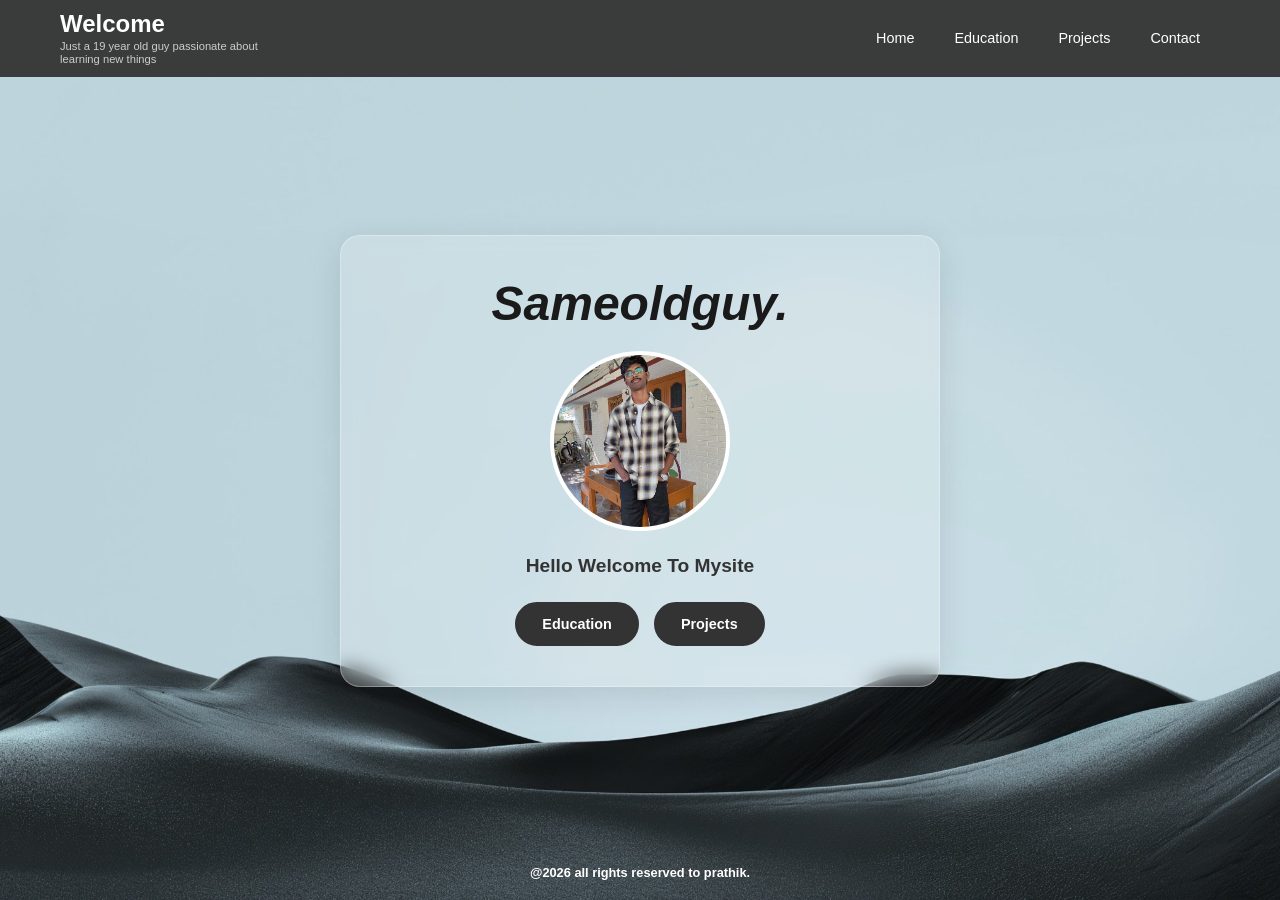
<file: website.html>
<!DOCTYPE html>
<html lang="en">
<head>
    <meta charset="UTF-8">
    <meta name="viewport" content="width=device-width, initial-scale=1.0">
    <title>Prathik | Portfolio</title>
    <style>
        /* Global Styles */
        * {
            margin: 0;
            padding: 0;
            box-sizing: border-box;
            font-family: 'Lucida Sans', 'Lucida Grande', sans-serif;
        }

        body {
            background-image: url("background.jpeg");
            background-size: cover;
            background-attachment: fixed;
            background-position: center;
            color: #333;
            min-height: 100vh;
            display: flex;
            flex-direction: column;
        }

        /* --- Navigation Styles --- */
        .my-custom-nav {
            background: rgba(51, 51, 51, 0.95);
            color: white;
            position: sticky;
            top: 0;
            width: 100%;
            z-index: 1000;
            padding: 10px 0;
        }

        .nav-container {
            display: flex;
            justify-content: space-between;
            align-items: center;
            max-width: 1200px;
            margin: 0 auto;
            padding: 0 20px;
        }

        .logo-box {
            display: flex;
            flex-direction: column;
        }

        .logo {
            font-size: 1.5rem;
            font-weight: bold;
        }

        .nav-tagline {
            font-size: 0.7rem;
            color: #ccc;
            margin-top: 2px;
            max-width: 200px;
            line-height: 1.2;
        }

        .nav-links {
            display: flex;
            list-style: none;
        }

        .nav-links li a {
            color: white;
            text-decoration: none;
            padding: 10px 20px;
            transition: 0.3s;
            font-size: 0.9rem;
        }

        .nav-links li a:hover {
            color: #ff9f43;
        }

        /* --- Main Content --- */
        .main-wrapper {
            flex: 1;
            display: flex;
            flex-direction: column;
            align-items: center;
            justify-content: center;
            padding: 40px 20px;
        }

        .glass-card {
            background: rgba(255, 255, 255, 0.2);
            backdrop-filter: blur(10px);
            border: 1px solid rgba(255, 255, 255, 0.3);
            padding: 40px;
            border-radius: 20px;
            text-align: center;
            box-shadow: 0 8px 32px rgba(0, 0, 0, 0.1);
            max-width: 600px;
            width: 100%;
        }

        h1.main-name {
            font-style: italic;
            font-size: 3rem;
            margin-bottom: 20px;
            color: #1a1a1a;
        }

        .rounded-corners {
            width: 180px;
            height: 180px;
            border-radius: 50%;
            object-fit: cover;
            border: 4px solid white;
            margin-bottom: 20px;
            transition: transform 0.3s ease;
        }

        .rounded-corners:hover {
            transform: scale(1.05);
        }

        .welcome-text {
            font-weight: bold;
            font-size: 1.2rem;
            margin-bottom: 25px;
        }

        /* --- Button Styles --- */
        .button-group {
            display: flex;
            gap: 15px;
            justify-content: center;
            flex-wrap: wrap;
        }

        .btn {
            text-decoration: none;
            background: #333;
            color: white;
            padding: 12px 25px;
            border-radius: 50px;
            font-size: 0.9rem;
            font-weight: bold;
            transition: 0.3s;
            border: 2px solid #333;
        }

        .btn:hover {
            background: transparent;
            color: #333;
        }

        /* --- Footer --- */
        footer {
            padding: 20px;
            color: rgb(255, 255, 255);
            text-align: center;
            font-size: 0.8rem;
            font-weight: bold;
        }

        /* --- Mobile Responsiveness --- */
        .nav-toggle { display: none; }
        .nav-toggle-label { display: none; cursor: pointer; }

        @media screen and (max-width: 768px) {
            .nav-toggle-label { display: block; }
            .nav-links {
                position: fixed;
                top: 70px;
                left: -100%;
                width: 100%;
                height: 100vh;
                background: rgba(51, 51, 51, 0.98);
                flex-direction: column;
                align-items: center;
                padding-top: 50px;
                transition: 0.4s;
            }
            .nav-toggle:checked ~ .nav-links { left: 0; }
            .nav-toggle-label span, .nav-toggle-label span::before, .nav-toggle-label span::after {
                display: block;
                background: white;
                height: 2px;
                width: 25px;
                position: relative;
            }
            .nav-toggle-label span::before { content: ''; top: 8px; }
            .nav-toggle-label span::after { content: ''; bottom: 10px; }
            
            h1.main-name { font-size: 2.2rem; }
        }
    </style>
</head>
<body>

    <nav class="my-custom-nav">
        <div class="nav-container">
            <div class="logo-box">
                <div class="logo">Welcome</div>
                <div class="nav-tagline">Just a 19 year old guy passionate about learning new things</div>
            </div>
            
            <input type="checkbox" id="nav-toggle" class="nav-toggle">
            
            <ul class="nav-links">
                <li><a href="/website.html">Home</a></li>
                <li><a href="/Education.html">Education</a></li>
                <li><a href="/Projects.html">Projects</a></li>
                <li><a href="/Contact.html">Contact</a></li>
            </ul>

            <label for="nav-toggle" class="nav-toggle-label">
                <span></span>
            </label>
        </div>
    </nav>

    <div class="main-wrapper">
        <div class="glass-card">
            <h1 class="main-name">Sameoldguy.</h1> 
            
            
            <img class="rounded-corners" src="prathik.jpeg" alt="profile picture">
            
            <p class="welcome-text">Hello Welcome To Mysite</p>

            <div class="button-group">
                <a href="/Education.html" class="btn">Education</a>
                
                <a href="/Projects.html" class="btn">Projects</a>
            </div>
        </div>
    </div>
    
    <footer>@2026 all rights reserved to prathik.</footer>
    
</body>
</html>
</file>
<file: theme.css>
/* Global Theme Variables */

:root {
    /* Auto dark mode base based on OS, or overridden by class */
    --bg-image: url("background.jpeg?v=2");
    --text-primary: #333;
    --text-secondary: #444;
    --text-muted: #ccc;
    --heading-color: #1a1a1a;
    --nav-bg: rgba(51, 51, 51, 0.95);
    --card-bg: rgba(255, 255, 255, 0.2);
    --card-bg-hover: rgba(255, 255, 255, 0.4);
    --card-border: rgba(255, 255, 255, 0.3);
    --btn-bg: #333;
    --btn-text: white;
    --accent: #3b82f6;
    --glass-shadow: rgba(0, 0, 0, 0.1);
    --glass-shadow-hover: rgba(0, 0, 0, 0.15);
    --input-bg: rgba(255, 255, 255, 0.8);
    --input-border: rgba(0, 0, 0, 0.1);
}

[data-theme="dark"] {
    /* Dark Mode Overrides - Deep Space Feel */
    --bg-image: url('background.jpeg?v=2');
    --text-primary: #f0f0f0;
    --text-secondary: #d0d0d0;
    --text-muted: #888;
    --heading-color: #ffffff;
    --nav-bg: rgba(10, 10, 10, 0.95);
    --card-bg: rgba(30, 30, 30, 0.5);
    --card-bg-hover: rgba(40, 40, 40, 0.7);
    --card-border: rgba(255, 255, 255, 0.1);
    --btn-bg: #ffffff;
    --btn-text: #1a1a1a;
    --accent: #3b82f6;
    --glass-shadow: rgba(0, 0, 0, 0.5);
    --glass-shadow-hover: rgba(0, 0, 0, 0.7);
    --input-bg: rgba(30, 30, 30, 0.8);
    --input-border: rgba(255, 255, 255, 0.1);
}

/* --- Theme Toggle Switch (Modern & Text Labels) --- */
.theme-switch {
    position: relative;
    display: inline-block;
    width: 75px;
    height: 30px;
    margin-left: 15px;
    vertical-align: middle;
}

.theme-switch input {
    opacity: 0;
    width: 0;
    height: 0;
}

.slider {
    position: absolute;
    cursor: pointer;
    top: 0;
    left: 0;
    right: 0;
    bottom: 0;
    background-color: rgba(255, 255, 255, 0.15);
    transition: all 0.4s cubic-bezier(0.4, 0, 0.2, 1);
    border: 1.5px solid rgba(255, 255, 255, 0.2);
    box-shadow: inset 0 2px 4px rgba(0, 0, 0, 0.2);
    overflow: hidden;
}

.slider:before {
    position: absolute;
    content: "";
    height: 22px;
    width: 22px;
    left: 3px;
    bottom: 2.5px;
    background-color: white;
    transition: all 0.4s cubic-bezier(0.34, 1.56, 0.64, 1);
    box-shadow: 0 2px 5px rgba(0, 0, 0, 0.3);
    z-index: 5;
}

/* Light/Dark Labels */
.slider:after {
    position: absolute;
    top: 50%;
    transform: translateY(-50%);
    right: 8px;
    content: "LIGHT";
    color: var(--text-primary);
    font-size: 0.65rem;
    font-weight: 800;
    z-index: 1;
    pointer-events: none;
    transition: all 0.3s ease;
    letter-spacing: 0.05em;
}

input:checked+.slider {
    background-color: var(--accent);
    box-shadow: inset 0 2px 4px rgba(0, 0, 0, 0.1), 0 0 10px rgba(59, 130, 246, 0.3);
    border-color: rgba(255, 255, 255, 0.1);
}

input:checked+.slider:before {
    transform: translateX(45px);
    background-color: #f8fafc;
}

input:checked+.slider::after {
    content: "DARK";
    color: white;
    right: auto;
    left: 8px;
}

/* Rounded sliders */
.slider.round {
    border-radius: 30px;
}

.slider.round:before {
    border-radius: 50%;
}

/* Hover effect */
.theme-switch:hover .slider:before {
    box-shadow: 0 0 12px rgba(255, 255, 255, 0.6);
}

@media screen and (max-width: 768px) {
    .theme-switch {
        margin-left: auto;
        margin-right: 15px;
    }
}

@media screen and (max-width: 480px) {
    .theme-switch {
        width: 65px;
        height: 26px;
        margin-right: 10px;
    }
    .slider:before {
        height: 18px;
        width: 18px;
        bottom: 2.5px;
    }
    input:checked+.slider:before {
        transform: translateX(38px);
    }
    .slider:after {
        font-size: 0.55rem;
    }
}

/* --- Global Intersect Animations --- */
.scroll-observe {
    opacity: 0;
    transform: translateY(30px);
    transition: all 0.8s cubic-bezier(0.16, 1, 0.3, 1);
}

.scroll-observe.animate-up-trigger {
    opacity: 1;
    transform: translateY(0);
}

/* Base delay overrides if needed */
.delay-1 {
    transition-delay: 0.1s;
}

.delay-2 {
    transition-delay: 0.3s;
}

.delay-3 {
    transition-delay: 0.5s;
}

.delay-4 {
    transition-delay: 0.7s;
}
</file>
